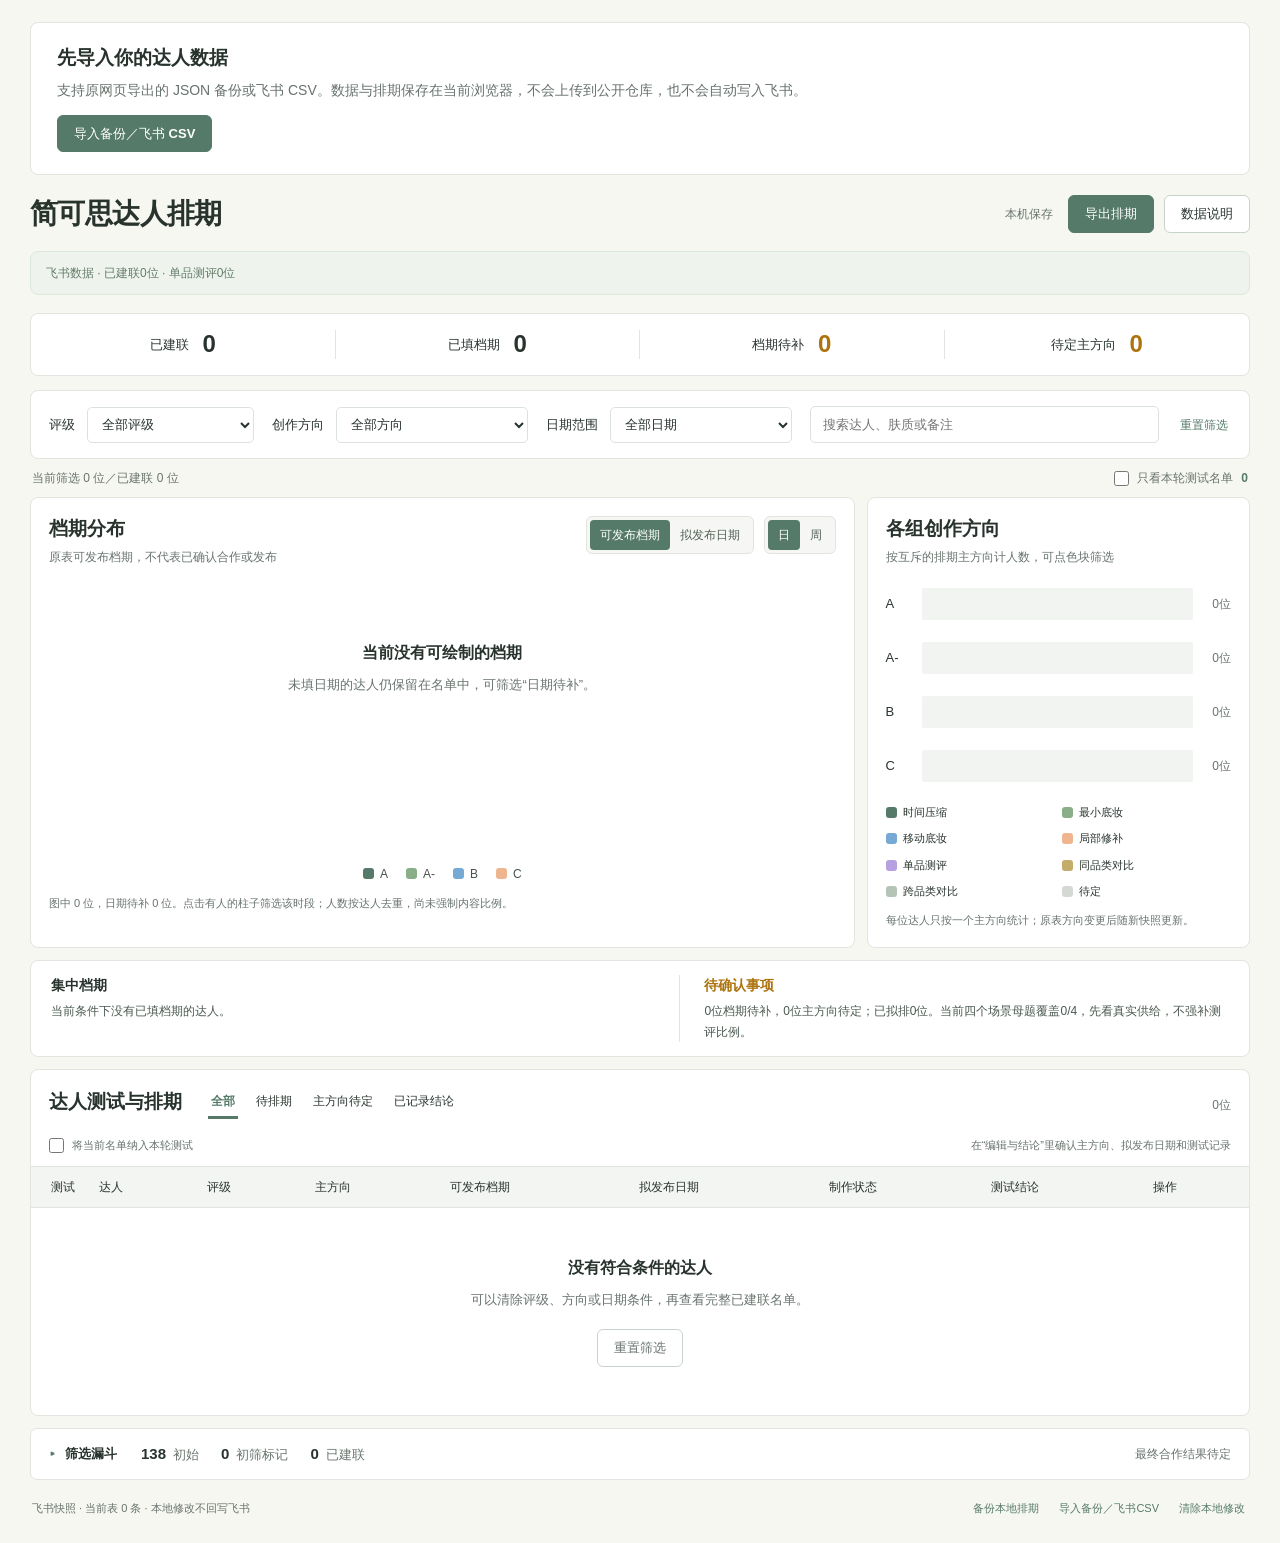
<file: index.html>
<!DOCTYPE html>
<html lang="zh-CN">
<head><meta charset="utf-8"><meta name="viewport" content="width=device-width,initial-scale=1"><meta name="color-scheme" content="light"><title>简可思达人排期</title><style>:root{--bg:#f7f7f2;--ink:#28332d;--muted:#68736d;--line:#e0e5df;--green:#557a69;--sage:#8aaf88;--blue:#76a9d4;--peach:#efb58f;--amber:#ad730e;--shadow:0 10px 32px rgba(34,52,43,.08)}*{box-sizing:border-box}body{margin:0;background:var(--bg);color:var(--ink);font-family:-apple-system,BlinkMacSystemFont,"PingFang SC","Microsoft YaHei",sans-serif;font-size:14px;line-height:1.5}button,input,select,textarea{font:inherit;color:inherit}button,select{cursor:pointer}button:focus-visible,input:focus-visible,select:focus-visible,textarea:focus-visible,summary:focus-visible{outline:3px solid #86ad9c;outline-offset:2px}button{transition:background .12s,border-color .12s}button:disabled{cursor:default;opacity:.5}.app{max-width:1740px;margin:auto;padding:22px 30px 20px}.topbar{display:flex;align-items:center;justify-content:space-between;gap:20px;margin-bottom:18px}h1{margin:0;font-size:28px;font-weight:700;letter-spacing:-.6px;line-height:1.3}h2{margin:0;font-size:19px;font-weight:650;line-height:1.4}h3{margin:0 0 5px;font-size:14px;font-weight:650}.header-actions{display:flex;align-items:center;gap:10px}.btn{border:1px solid #c9d2cb;background:white;border-radius:6px;padding:8px 16px;font-size:13px;font-weight:550;white-space:nowrap}.btn:hover{background:#edf2ed}.btn.primary{background:var(--green);border-color:var(--green);color:white}.btn.primary:hover{background:#426654}.saved{font-size:12px;color:var(--muted);margin-right:5px}.stats{display:grid;grid-template-columns:repeat(4,1fr);border:1px solid var(--line);border-radius:8px;background:#fff;padding:16px 0;margin-bottom:14px}.stats>div{display:flex;justify-content:center;align-items:center;gap:14px;border-right:1px solid var(--line)}.stats>div:last-child{border:0}.stats span{font-size:13px}.stats strong{font-size:24px;line-height:1.2;font-weight:650}.amber{color:var(--amber)}.filters{display:grid;grid-template-columns:1fr 1.25fr 1.2fr 1.7fr auto;gap:18px;padding:15px 18px;background:white;border:1px solid var(--line);border-radius:8px;align-items:center}.filters>label{display:flex;align-items:center;gap:12px;white-space:nowrap;font-size:13px}.filters select{min-width:80px;flex:1;width:100%}input,select,textarea{border:1px solid #dbe2dc;border-radius:5px;background:white;padding:8px 10px;min-height:36px;font-size:13px}input[type=checkbox]{appearance:auto;min-height:0;accent-color:var(--green);width:15px;height:15px;margin:0;flex:none}input[type=date]{min-width:133px;padding:6px 8px}.search-label input{width:100%;padding-left:12px}.text-btn{border:0;background:none;padding:6px 3px;font-size:12px;color:var(--green);white-space:nowrap}.text-btn:hover{text-decoration:underline}.custom-dates{grid-column:1/-1;display:flex;align-items:center;gap:14px;padding-top:2px}.custom-dates label{display:flex;gap:8px;align-items:center}.custom-dates[hidden]{display:none}.scope-line{display:flex;align-items:center;justify-content:space-between;gap:15px;margin:10px 2px;color:var(--muted);font-size:12px}.inline-check{display:flex;align-items:center;gap:8px;cursor:pointer}.inline-check b{color:var(--green)}.charts-grid{display:grid;grid-template-columns:minmax(0,2.15fr) minmax(340px,1fr);gap:12px}.panel{border:1px solid var(--line);background:#fff;border-radius:8px;padding:18px}.section-top{display:flex;align-items:flex-start;justify-content:space-between;gap:14px}.caption{font-size:12px;color:var(--muted);margin:5px 0 0}.chart-controls{display:flex;gap:10px;align-items:center}.segmented{display:flex;border:1px solid var(--line);background:#f6f7f5;border-radius:6px;padding:3px;white-space:nowrap}.segmented button{border:0;background:none;border-radius:4px;padding:6px 10px;font-size:12px;color:#536157}.segmented button.active{background:var(--green);color:#fff}.segmented.compact button{min-width:32px;padding:6px 8px}.chart-host{width:100%;height:285px;margin-top:10px;position:relative}.chart-host svg{display:block;width:100%;height:100%;overflow:visible}.chart-host text{font-family:inherit}.bar-hit{cursor:pointer;fill:transparent;outline:0}.bar-hit:hover,.bar-hit:focus{fill:rgba(85,122,105,.06)}.legend{display:flex;align-items:center;flex-wrap:wrap;font-size:12px;gap:10px 18px}.legend-item{display:flex;align-items:center;gap:6px;color:#46534b}.swatch{width:11px;height:11px;border-radius:3px;display:inline-block;flex:none}.grade-legend{justify-content:center;margin-top:4px}.chart-foot{margin:12px 0 0;color:var(--muted);font-size:11px;line-height:1.6}.direction-chart{margin:22px 0 15px}.direction-row{display:grid;grid-template-columns:26px 1fr 28px;gap:10px;align-items:center;margin-bottom:22px;font-size:13px}.direction-row .count{color:var(--muted);text-align:right;font-size:12px}.stacked-track{height:32px;display:flex;background:#f1f4f1;border-radius:2px;overflow:hidden}.stacked-track button{border:0;padding:0;color:white;font-size:11px;min-width:0;border-right:1px solid rgba(255,255,255,.4);white-space:nowrap;overflow:hidden}.stacked-track button:hover{filter:brightness(.93)}.stacked-track button.grey{color:#4c5650}.direction-legend{display:grid;grid-template-columns:repeat(2,minmax(0,1fr));gap:10px 8px}.direction-legend button{border:0;background:none;padding:0;text-align:left;font-size:11px;display:flex;align-items:center;gap:6px}.direction-legend button:hover{color:var(--green);text-decoration:underline}.insight-strip{display:grid;grid-template-columns:1.1fr 1fr;margin:12px 0;border:1px solid var(--line);border-radius:8px;background:white;padding:14px 20px;gap:24px}.insight-strip>div+div{border-left:1px solid var(--line);padding-left:24px}.insight-strip p{margin:0;font-size:12px;line-height:1.7;color:#4a584f}.creator-section{padding:0;overflow:hidden}.table-heading{padding:16px 18px 10px;align-items:center;justify-content:flex-start}.table-tabs{display:flex;gap:15px;margin-left:12px}.table-tabs button{border:0;border-bottom:3px solid transparent;padding:6px 3px;background:none;font-size:12px;white-space:nowrap}.table-tabs button.active{border-bottom-color:var(--green);color:var(--green);font-weight:650}.table-heading .caption{margin-left:auto;white-space:nowrap}.selection-toolbar{display:flex;align-items:center;justify-content:space-between;padding:8px 18px 12px;gap:16px;font-size:11px;color:var(--muted)}.table-scroll{overflow:auto;max-height:540px;scrollbar-width:thin}.creator-table{border-collapse:collapse;width:100%;min-width:1110px;text-align:left;font-size:12px}.creator-table th{position:sticky;top:0;z-index:2;background:#f3f5f2;padding:11px 12px;border-top:1px solid var(--line);border-bottom:1px solid var(--line);font-weight:550;white-space:nowrap}.creator-table td{border-bottom:1px solid #edf0eb;padding:10px 12px;vertical-align:middle}.creator-table tbody tr:hover:not(.group-row){background:#fafcf9}.creator-table .check-col{width:46px;padding-left:20px}.creator-table td:first-child{padding-left:20px}.creator-table .name{max-width:180px;min-width:135px}.name a{display:block;color:var(--ink);text-decoration:none;font-weight:550;max-width:190px;overflow:hidden;text-overflow:ellipsis;white-space:nowrap}.name a:hover{color:var(--green);text-decoration:underline}.name small{display:block;color:var(--muted);font-size:10px;margin-top:3px}.tag{font-size:11px;border-radius:4px;display:inline-block;padding:3px 8px;white-space:nowrap}.tag.grade-A{background:#dceadf;color:#315b43}.tag.grade-Aminus{background:#e7efdc;color:#5b7350}.tag.grade-B{background:#e4eef8;color:#426e95}.tag.grade-C{background:#f9eadf;color:#a36e43}.tag.wait{background:#fff4d9;color:#a37524}.tag.neutral{background:#edf0ed;color:#65736a}.tag.positive{background:#e2eee4;color:#436a4b}.tag.retest{background:#fff0db;color:#9b6a24}.tag.negative{background:#f8e6e0;color:#a75f49}.date-cell{white-space:nowrap;color:#526157}.plan-input{font-size:12px!important;min-height:31px!important;width:137px}.group-row td{background:#f4f7f3;font-size:11px;color:#69746b;padding:7px 18px!important}.group-row strong{color:#3c5244;font-weight:650;margin-right:12px}.actions{white-space:nowrap}.actions button{border:0;background:none;padding:4px 0;color:var(--green);font-size:12px}.actions button:hover{text-decoration:underline}.empty-state{padding:48px 20px;text-align:center;color:var(--muted)}.empty-state strong{color:var(--ink);font-size:16px}.empty-state p{font-size:13px;margin:10px 0 20px}.empty-state[hidden]{display:none}.funnel{margin-top:12px;border:1px solid var(--line);border-radius:7px;background:white}.funnel summary{list-style:none;display:flex;align-items:center;gap:24px;padding:14px 18px;cursor:pointer;font-size:13px}.funnel summary::-webkit-details-marker{display:none}.funnel summary strong::before{content:'▸';display:inline-block;margin-right:9px;color:var(--green)}.funnel[open] summary strong::before{content:'▾'}.funnel summary .caption{margin-left:auto;margin-top:0}.funnel summary span b{font-size:15px;color:var(--ink);margin:0 7px 0 0}.funnel-summary-item{margin-right:22px;color:#6a756e}.funnel-body{padding:6px 22px 20px}.funnel-step{display:grid;grid-template-columns:130px 1fr 60px;align-items:center;gap:12px;margin:13px 0;font-size:12px}.funnel-track{height:18px;background:#f0f3ef;border-radius:2px}.funnel-track>div{height:100%;background:var(--green);border-radius:2px}.funnel-step em{text-align:right;font-style:normal}.funnel-note{font-size:12px;color:var(--muted);margin:16px 0 0;line-height:1.8}.footer{display:flex;justify-content:space-between;align-items:center;gap:14px;margin:14px 2px 0;color:var(--muted);font-size:11px}.footer>div{display:flex;gap:14px}.footer .text-btn{font-size:11px}.tooltip{position:fixed;z-index:30;pointer-events:none;background:white;padding:12px 14px;min-width:160px;max-width:300px;border:1px solid var(--line);border-radius:7px;box-shadow:var(--shadow);font-size:12px;line-height:1.8}.tooltip .tooltip-title{font-weight:650;margin-bottom:5px}.tooltip .tooltip-row{display:flex;align-items:center;gap:8px}.tooltip .tooltip-row b{margin-left:auto;padding-left:20px}.tooltip .tooltip-names{font-size:11px;color:var(--muted);border-top:1px solid var(--line);padding-top:7px;margin-top:7px}.tooltip[hidden]{display:none}dialog{border:1px solid var(--line);border-radius:10px;padding:0;color:var(--ink);box-shadow:0 20px 70px rgba(34,52,43,.18);max-height:92vh}dialog::backdrop{background:rgba(34,46,39,.28)}dialog.editor{width:min(640px,95vw)}dialog.info-dialog{width:min(740px,95vw)}.dialog-head{display:flex;justify-content:space-between;align-items:center;gap:20px;border-bottom:1px solid var(--line);padding:19px 24px}.dialog-head .caption{margin:0 0 3px}.dialog-head h2{font-size:21px}.icon-btn{width:32px;height:32px;border:0;background:#f0f3ef;border-radius:50%;font-size:24px;line-height:1;display:flex;align-items:center;justify-content:center}.editor-content{padding:20px 24px;display:grid;gap:16px;max-height:70vh;overflow:auto}.source-record{background:#f5f7f3;border-radius:6px;padding:12px;font-size:12px;line-height:1.8;color:#617066}.source-record b{color:#3c5143}.source-record a{color:var(--green)}.editor-content>label:not(.inline-check),.form-grid>label{display:grid;gap:6px;font-size:12px;font-weight:550}.form-grid{display:grid;grid-template-columns:1fr 1fr;gap:16px}.form-grid select,.form-grid input{width:100%}.editor-content textarea{resize:vertical;min-width:0;width:100%;font-weight:400;line-height:1.6}.form-warning{padding:10px 12px;background:#fff6df;border-radius:5px;color:#926c28;font-size:12px;margin:0}.form-warning[hidden]{display:none}.dialog-actions{display:flex;justify-content:flex-end;gap:10px;padding:14px 24px;border-top:1px solid var(--line);background:#fbfcfa}.info-content{padding:20px 26px;max-height:70vh;overflow:auto;font-size:13px;line-height:1.9}.info-content h3{font-size:15px;color:var(--ink);margin:18px 0 7px}.info-content h3:first-child{margin-top:0}.info-content p{margin:8px 0}.info-content a{color:var(--green)}.info-content label{display:flex;gap:12px;align-items:center}.info-content input{max-width:120px}.toast{position:fixed;bottom:25px;left:50%;transform:translateX(-50%);z-index:100;background:#283d31;color:white;border-radius:7px;padding:12px 20px;box-shadow:var(--shadow);font-size:13px;max-width:90vw}.toast[hidden]{display:none}.sr-only{position:absolute;width:1px;height:1px;padding:0;margin:-1px;overflow:hidden;clip:rect(0,0,0,0);white-space:nowrap;border:0}@media(min-width:1600px){.chart-host{height:310px}}@media(max-width:1220px){.app{padding:20px}.charts-grid{grid-template-columns:minmax(0,1.8fr) minmax(300px,1fr)}.filters{gap:10px;grid-template-columns:1fr 1.2fr 1.1fr 1.4fr auto}.filters>label{gap:7px}.section-top{flex-wrap:wrap}.chart-controls{gap:7px}.segmented button{padding:6px 8px}.table-heading .caption{margin-left:0}.direction-legend{gap:8px}.insight-strip{grid-template-columns:1fr 1fr}}@media(max-width:900px){.charts-grid{grid-template-columns:1fr}.direction-chart{display:grid;grid-template-columns:1fr 1fr;gap:12px 24px;margin:20px 0}.direction-row{margin:0}.direction-legend{grid-template-columns:repeat(4,1fr)}.filters{grid-template-columns:1fr 1fr}.filters .search-label{grid-column:1/2}.filters>button{grid-column:2/3;justify-self:end}.chart-host{height:300px}.creator-table{min-width:1050px}.funnel summary{gap:12px;flex-wrap:wrap}.funnel summary .caption{margin-left:0}.footer{align-items:flex-start;flex-direction:column}.selection-toolbar{flex-wrap:wrap}.table-heading{flex-wrap:wrap}.table-heading .caption{margin-left:auto}}@media(max-width:560px){.app{padding:16px 12px}.topbar{gap:10px;margin-bottom:14px;align-items:flex-start}h1{font-size:23px;white-space:nowrap}.header-actions{gap:6px}.header-actions .saved{display:none}.btn{padding:7px 10px;font-size:12px}.stats{padding:14px 0;gap:13px 0;grid-template-columns:1fr 1fr}.stats>div{gap:10px}.stats>div:nth-child(2){border:0}.stats strong{font-size:22px}.filters{padding:12px;gap:12px}.filters>label{flex-direction:column;align-items:flex-start;gap:5px}.filters select{width:100%}.filters .search-label{grid-column:1/-1}.filters>button{grid-column:1/-1;justify-self:end;margin-top:-5px}.scope-line{align-items:flex-start;gap:8px;flex-direction:column}.panel{padding:15px}.charts-grid{gap:10px}h2{font-size:18px}.section-top{gap:12px}.chart-controls{width:100%;justify-content:space-between}.chart-host{height:265px}.direction-chart{grid-template-columns:1fr;gap:16px}.direction-legend{grid-template-columns:repeat(2,1fr)}.direction-row{grid-template-columns:26px 1fr 28px}.insight-strip{grid-template-columns:1fr;padding:14px 16px;gap:12px}.insight-strip>div+div{padding:12px 0 0;border-left:0;border-top:1px solid var(--line)}.creator-section{padding:0}.table-heading{padding:14px}.table-tabs{order:3;margin:0;gap:12px;width:100%;overflow:auto}.table-heading .caption{margin-left:auto}.selection-toolbar{padding:8px 14px;font-size:11px}.table-scroll{max-height:520px}.funnel summary{padding:13px;gap:8px}.funnel-summary-item{margin-right:12px}.funnel summary .caption{width:100%;padding-left:18px}.funnel-step{grid-template-columns:88px 1fr 42px;gap:8px;font-size:11px}.funnel-body{padding:2px 14px 16px}.footer>div{gap:12px;flex-wrap:wrap}.form-grid{grid-template-columns:1fr}.editor-content{padding:18px}.dialog-head{padding:16px 18px}.dialog-actions{padding:13px 18px}.custom-dates{flex-wrap:wrap}.tooltip{max-width:240px}.creator-table td{padding-top:11px;padding-bottom:11px}}@media(prefers-reduced-motion:reduce){*{transition:none!important}}@media print{.header-actions,.filters,.scope-line,.footer,.actions,.selection-toolbar,.table-tabs,.check-col{display:none!important}.app{padding:0;max-width:none}.table-scroll{max-height:none;overflow:visible}.charts-grid{grid-template-columns:2fr 1fr}.panel{break-inside:avoid}.funnel{break-inside:avoid}body{background:white}}

.source-update-note{font-size:12px;line-height:1.7;color:#647c6a;background:#eef4ed;border:1px solid #dce7db;border-radius:8px;padding:11px 15px;margin:0 0 18px}
</style></head>
<body>
<main class="app">
<section id="importWelcome" class="panel" style="padding:22px 26px;margin-bottom:20px"><h2 style="margin:0 0 8px">先导入你的达人数据</h2><p style="margin:0 0 14px;color:#68736d">支持原网页导出的 JSON 备份或飞书 CSV。数据与排期保存在当前浏览器，不会上传到公开仓库，也不会自动写入飞书。</p><button id="importTop" class="btn primary">导入备份／飞书 CSV</button></section>
 <header class="topbar"><h1>简可思达人排期</h1><div class="header-actions"><span id="saveState" class="saved">本机保存</span><button id="exportCsv" class="btn primary">导出排期</button><button id="showInfo" class="btn">数据说明</button></div></header>
 <p id="sourceUpdateNote" class="source-update-note" role="status"></p>
 <section class="stats" aria-label="当前筛选统计"><div><span>已建联</span><strong id="statCount">0</strong></div><div><span>已填档期</span><strong id="statDated">0</strong></div><div><span>档期待补</span><strong id="statUndated" class="amber">0</strong></div><div><span>待定主方向</span><strong id="statPending" class="amber">0</strong></div></section>
 <section class="filters" aria-label="筛选达人">
  <label>评级<select id="gradeFilter"><option value="">全部评级</option><option>A</option><option>A-</option><option>B</option><option>C</option></select></label>
  <label>创作方向<select id="directionFilter"><option value="">全部方向</option></select></label>
  <label>日期范围<select id="datePreset"><option value="all">全部日期</option><option value="week1">10/19—10/25</option><option value="week2">10/26—11/01</option><option value="week3">11/02—11/08</option><option value="week4">11/09—11/15</option><option value="week5">11/16—11/22</option><option value="undated">档期待补</option><option value="custom">自定义范围</option></select></label>
  <label class="search-label"><span class="sr-only">搜索达人</span><input id="search" type="search" placeholder="搜索达人、肤质或备注" autocomplete="off"></label>
  <button id="resetFilters" class="text-btn">重置筛选</button>
  <div id="customDates" class="custom-dates" hidden><label>开始<input id="dateFrom" type="date"></label><span>至</span><label>结束<input id="dateTo" type="date"></label></div>
 </section>
 <div class="scope-line"><span id="filterSummary">尚未导入达人数据</span><label class="inline-check"><input id="selectedOnly" type="checkbox">只看本轮测试名单 <b id="selectedCount">0</b></label></div>
 <section class="charts-grid">
  <article class="panel histogram-panel"><div class="section-top"><div><h2>档期分布</h2><p id="chartCaption" class="caption">原表可发布档期，不代表已确认合作或发布</p></div><div class="chart-controls"><div class="segmented" aria-label="日期口径"><button class="active" id="modeAvailability" aria-pressed="true">可发布档期</button><button id="modePlanned" aria-pressed="false">拟发布日期</button></div><div class="segmented compact" aria-label="统计粒度"><button id="byDay" class="active" aria-pressed="true">日</button><button id="byWeek" aria-pressed="false">周</button></div></div></div><div id="histogram" class="chart-host" aria-live="polite"></div><div class="legend grade-legend" id="gradeLegend"></div><p class="chart-foot" id="chartFoot"></p></article>
  <article class="panel direction-panel"><div class="section-top"><h2>各组创作方向</h2></div><p class="caption">按互斥的排期主方向计人数，可点色块筛选</p><div id="directionChart" class="direction-chart"></div><div id="directionLegend" class="legend direction-legend"></div><p class="chart-foot">每位达人只按一个主方向统计；原表方向变更后随新快照更新。</p></article>
 </section>
 <section class="insight-strip" aria-label="当前排期观察"><div><h3>集中档期</h3><p id="peakInsight"></p></div><div><h3 class="amber">待确认事项</h3><p id="pendingInsight"></p></div></section>
 <section class="panel creator-section"><div class="section-top table-heading"><h2>达人测试与排期</h2><div class="table-tabs" aria-label="排期状态筛选"><button data-tab="all" class="active">全部</button><button data-tab="unplanned">待排期</button><button data-tab="pending">主方向待定</button><button data-tab="results">已记录结论</button></div><span id="listCount" class="caption"></span></div><div id="selectionToolbar" class="selection-toolbar"><label class="inline-check"><input type="checkbox" id="selectVisible">将当前名单纳入本轮测试</label><span>在“编辑与结论”里确认主方向、拟发布日期和测试记录</span></div><div class="table-scroll"><table class="creator-table"><thead><tr><th class="check-col">测试</th><th>达人</th><th>评级</th><th>主方向</th><th>可发布档期</th><th>拟发布日期</th><th>制作状态</th><th>测试结论</th><th>操作</th></tr></thead><tbody id="creatorBody"></tbody></table></div><div id="tableEmpty" class="empty-state" hidden><strong>没有符合条件的达人</strong><p>可以清除评级、方向或日期条件，再查看完整已建联名单。</p><button class="btn" id="emptyReset">重置筛选</button></div></section>
 <details id="funnelDetails" class="funnel"><summary><strong>筛选漏斗</strong><span id="funnelSummary"></span><span class="caption">最终合作结果待定</span></summary><div class="funnel-body" id="funnelBody"></div></details>
 <footer class="footer"><span id="sourceStatus"></span><div><button class="text-btn" id="backup">备份本地排期</button><button class="text-btn" id="importData">导入备份／飞书CSV</button><button class="text-btn" id="clearLocal">清除本地修改</button></div></footer>
</main>
<dialog id="editor" class="editor"><form id="editorForm"><header class="dialog-head"><div><p class="caption">达人测试与排期</p><h2 id="editorName"></h2></div><button type="button" class="icon-btn" data-close="editor" aria-label="关闭编辑">×</button></header><div class="editor-content"><div id="sourceRecord" class="source-record"></div><label class="inline-check"><input id="editSelected" type="checkbox">纳入本轮测试名单</label><div class="form-grid"><label>排期主方向<select id="editPrimary"></select></label><label>拟发布日期<input id="editPlanned" type="date"></label><label>制作状态<select id="editProduction"></select></label><label>测试结论状态<select id="editOutcome"></select></label></div><p id="editorWarning" class="form-warning" hidden></p><label>本篇要验证什么<textarea id="editHypothesis" rows="3" placeholder="例如：早八人群是否认可少步骤上妆；不预设测试结果"></textarea></label><label>实际结果与下一步<textarea id="editConclusion" rows="4" placeholder="发布后填写观察、数据口径与评论反馈。未测试时保持空白。"></textarea></label><label>排期／沟通备注<textarea id="editNote" rows="2" placeholder="例如：待达人确认日期；已有成片只能调整封面"></textarea></label><p class="caption">记录保存在当前浏览器，不会回写飞书。分享给同事前可导出备份。</p></div><footer class="dialog-actions"><button type="button" class="btn" data-close="editor">取消</button><button class="btn primary" type="submit">保存本地排期</button></footer></form></dialog>
<dialog id="info" class="info-dialog"><header class="dialog-head"><h2>数据说明</h2><button class="icon-btn" data-close="info" aria-label="关闭数据说明">×</button></header><div id="infoContent" class="info-content"></div><footer class="dialog-actions"><button class="btn" data-close="info">知道了</button></footer></dialog>
<div id="tooltip" class="tooltip" hidden></div><div id="toast" class="toast" role="status" hidden></div><input type="file" id="fileInput" accept=".csv,.json" hidden>
<script>const SEED={"version":1,"sourceTitle":"用户导入的飞书数据","sourceUrl":"","snapshotDate":"","sourceRevision":"public-template-v1","initialCount":138,"dateMeaning":"可发布档期","records":[]};
'use strict';
const $=id=>document.getElementById(id);
const KEY='jaecose-planner-pages-v1';
const GRADES=['A','A-','B','C'];
const DIRS=['时间压缩','最小底妆','移动底妆','局部修补','单品测评','同品类对比','跨品类对比','待定'];
const GCOL={'A':'#557a69','A-':'#8aaf88','B':'#76a9d4','C':'#efb58f'};
const DCOL={'时间压缩':'#557a69','最小底妆':'#8aaf88','移动底妆':'#76a9d4','局部修补':'#efb58f','单品测评':'#b6a0df','同品类对比':'#c4ac6a','跨品类对比':'#b4c4b7','待定':'#d4d9d3'};
const PRODUCTION=['待确认','待脚本','待拍摄','已拍待初稿','待修改','待发布','已发布'];
const OUTCOMES=['待测试','已发布待观察','有初步信号','需要复测','本次不适配'];
const esc=x=>String(x??'').replace(/[&<>"']/g,c=>({'&':'&amp;','<':'&lt;','>':'&gt;','"':'&quot;',"'":'&#39;'}[c]));
const own=(o,k)=>Object.prototype.hasOwnProperty.call(o,k);
const iso=d=>d.toISOString().slice(0,10);
const parseDate=s=>/^\d{4}-\d{2}-\d{2}$/.test(s||'')?new Date(`${s}T00:00:00Z`):null;
const addDays=(s,n)=>{const d=parseDate(s);d.setUTCDate(d.getUTCDate()+n);return iso(d)};
const monday=s=>{const d=parseDate(s);d.setUTCDate(d.getUTCDate()-((d.getUTCDay()+6)%7));return iso(d)};
const short=s=>s?`${String(Number(s.slice(5,7))).padStart(2,'0')}/${s.slice(8,10)}`:'待确认';
const pct=(n,d)=>d?`${Math.round(n/d*100)}%`:'0%';
const gradeClass=g=>g==='A-'?'Aminus':g;
function safeUrl(s){try{const u=new URL(s);return u.protocol==='https:'?u.href:''}catch{return ''}}
let dataset=structuredClone(SEED),patches={},storageOk=true,editingId=null,toastTimer,sourceMigrated=false;
const state={grade:'',direction:'',datePreset:'all',from:'',to:'',search:'',selectedOnly:false,tab:'all',dateMode:'availability',grain:'day',buckets:[]};
function mergePatches(input,oldRecords,newRecords){
 const oldById=new Map((oldRecords||[]).map(r=>[r.id,r])),newById=new Map(newRecords.map(r=>[r.id,r]));
 const newByName=new Map(newRecords.map(r=>[r.name.trim(),r]));const merged={};
 for(const [id,p]of Object.entries(input||{})){
  const before=oldById.get(id),after=newById.get(id)||(before&&newByName.get(before.name.trim()));
  if(!after||!p||typeof p!=='object')continue;const next={...p};
  if(before&&(before.sourcePrimary!==after.sourcePrimary||JSON.stringify([...(before.directions||[])].sort())!==JSON.stringify([...(after.directions||[])].sort())||(after.primaryReviewed&&!before.primaryReviewed)))delete next.primary;
  merged[after.id]=next;
 }
 return cleanPatches(merged,newRecords);
}
function restoreBackup(parsed){
 const incoming=parsed.dataset,keepCurrent=(dataset.snapshotDate||'')>(incoming.snapshotDate||'');
 const target=keepCurrent?dataset:incoming;
 patches=mergePatches(parsed.patches,incoming.records,target.records);
 dataset={...target,initialCount:incoming.initialCount||target.initialCount};
 return keepCurrent;
}
try{
 const saved=JSON.parse(localStorage.getItem(KEY)||'null');
 if(saved?.version===1&&saved.dataset?.records?.length){
  const currentRevision=SEED.sourceRevision||SEED.snapshotDate;
  if(saved.embeddedRevision!==currentRevision&&(SEED.snapshotDate||'')>=(saved.dataset.snapshotDate||'')){
   dataset={...structuredClone(SEED),initialCount:saved.dataset.initialCount||SEED.initialCount};
   patches=mergePatches(saved.patches,saved.dataset.records,dataset.records);sourceMigrated=true;
  }else{dataset=saved.dataset;patches=cleanPatches(saved.patches,dataset.records)}
 }
}catch{storageOk=false}
function effective(r){const p=patches[r.id]||{};return {...r,primary:own(p,'primary')?p.primary:r.sourcePrimary,planned:p.planned||'',production:p.production||'待确认',outcome:p.outcome||'待测试',hypothesis:p.hypothesis||'',conclusion:p.conclusion||'',note:p.note||'',selected:!!p.selected}}
function connected(){return dataset.records.filter(r=>r.contact==='已建联').map(effective)}
function fieldDate(r){return state.dateMode==='availability'?r.availability:r.planned}
function dateRange(){if(state.datePreset.startsWith('week:')){const from=state.datePreset.slice(5);return {from,to:addDays(from,6)}}return {from:state.from,to:state.to}}
function filtered(){const range=dateRange();return connected().filter(r=>{
 if(state.grade&&r.grade!==state.grade)return false;
 if(state.direction&&r.primary!==state.direction)return false;
 if(state.selectedOnly&&!r.selected)return false;
 const query=state.search.trim().toLowerCase();if(query&&!`${r.name} ${r.skin} ${r.tone} ${r.memo} ${r.primary} ${r.note}`.toLowerCase().includes(query))return false;
 const d=fieldDate(r);if(state.datePreset==='undated')return !d;
 if(state.datePreset==='custom'||state.datePreset.startsWith('week:')){if(!d)return false;if(range.from&&d<range.from)return false;if(range.to&&d>range.to)return false}
 return true;
})}
function tableRows(){return filtered().filter(r=>state.tab==='unplanned'?!r.planned:state.tab==='pending'?r.primary==='待定':state.tab==='results'?!!r.conclusion||!['待测试','已发布待观察'].includes(r.outcome):true).sort((a,b)=>GRADES.indexOf(a.grade)-GRADES.indexOf(b.grade)||(a.availability||'9999').localeCompare(b.availability||'9999')||a.name.localeCompare(b.name,'zh-CN'))}
function save(message){try{localStorage.setItem(KEY,JSON.stringify({version:1,dataset,patches,embeddedRevision:SEED.sourceRevision||SEED.snapshotDate,savedAt:new Date().toISOString()}));storageOk=true;$('saveState').textContent='已保存到本地'}catch{storageOk=false;$('saveState').textContent='请导出备份';toast('浏览器未允许持久保存，请导出排期备份。')}if(message)toast(message)}
function updatePatch(id,next,message){patches[id]={...(patches[id]||{}),...next};save(message);render()}
function toast(message){$('toast').textContent=message;$('toast').hidden=false;clearTimeout(toastTimer);toastTimer=setTimeout(()=>{$('toast').hidden=true},3600)}
function installOptions(){
 $('directionFilter').innerHTML='<option value="">全部方向</option>'+DIRS.map(d=>`<option>${esc(d)}</option>`).join('');
 const weeks=[...new Set(connected().filter(r=>r.availability).map(r=>monday(r.availability)))].sort();
 $('datePreset').innerHTML='<option value="all">全部日期</option>'+weeks.map(w=>`<option value="week:${w}">${short(w)}—${short(addDays(w,6))}</option>`).join('')+'<option value="undated">日期待补</option><option value="custom">自定义范围</option>';
 $('editPrimary').innerHTML=DIRS.map(x=>`<option>${esc(x)}</option>`).join('');
 $('editProduction').innerHTML=PRODUCTION.map(x=>`<option>${esc(x)}</option>`).join('');
 $('editOutcome').innerHTML=OUTCOMES.map(x=>`<option>${esc(x)}</option>`).join('');
 $('gradeLegend').innerHTML=GRADES.map(g=>`<span class="legend-item"><i class="swatch" style="background:${GCOL[g]}"></i>${esc(g)}</span>`).join('');
 $('directionLegend').innerHTML=DIRS.map(d=>`<button data-direction="${esc(d)}"><i class="swatch" style="background:${DCOL[d]}"></i>${esc(d)}</button>`).join('');
}
function render(){
 $("importWelcome").hidden=dataset.records.length>0;
 const rows=filtered(),all=connected();
 const sourceNote=$('sourceUpdateNote');
 if(sourceNote){const extra=all.filter(r=>r.sourcePrimaryNote).map(r=>`${r.name}：${r.sourcePrimaryNote}`).join('；');sourceNote.textContent=`飞书数据 ${dataset.snapshotDate} · 已建联${all.length}位 · 单品测评${all.filter(r=>r.primary==='单品测评').length}位${extra?`。${extra}`:''}`;}
 $('statCount').textContent=rows.length;$('statDated').textContent=rows.filter(r=>r.availability).length;$('statUndated').textContent=rows.filter(r=>!r.availability).length;$('statPending').textContent=rows.filter(r=>r.primary==='待定').length;
 $('selectedCount').textContent=all.filter(r=>r.selected).length;
 $('filterSummary').textContent=`当前筛选 ${rows.length} 位／已建联 ${all.length} 位${state.dateMode==='planned'?' · 日期筛选按拟发布日期':''}`;
 $('gradeFilter').value=state.grade;$('directionFilter').value=state.direction;$('datePreset').value=state.datePreset;$('search').value=state.search;$('selectedOnly').checked=state.selectedOnly;
 $('customDates').hidden=state.datePreset!=='custom';$('dateFrom').value=state.from;$('dateTo').value=state.to;
 [['modeAvailability',state.dateMode==='availability'],['modePlanned',state.dateMode==='planned'],['byDay',state.grain==='day'],['byWeek',state.grain==='week']].forEach(([id,active])=>{$(id).classList.toggle('active',active);$(id).setAttribute('aria-pressed',String(active))});
 document.querySelectorAll('[data-tab]').forEach(el=>el.classList.toggle('active',el.dataset.tab===state.tab));
 $('chartCaption').textContent=state.dateMode==='availability'?'原表可发布档期，不代表已确认合作或发布':'本地拟排日期，不代表达人已确认';
 drawHistogram(rows);drawDirections(rows);drawInsights(rows);drawTable();drawFunnel();
 $('sourceStatus').textContent=`飞书快照 ${dataset.snapshotDate} · 当前表 ${dataset.records.length} 条 · 本地修改不回写飞书`;
 if(!storageOk)$('saveState').textContent='请导出备份';
}
function makeBuckets(rows){
 const dated=rows.filter(r=>fieldDate(r));const map=new Map();
 for(const r of dated){const day=fieldDate(r);const key=state.grain==='week'?monday(day):day;if(!map.has(key))map.set(key,{key,end:state.grain==='week'?addDays(key,6):key,rows:[],counts:Object.fromEntries(GRADES.map(g=>[g,0]))});const b=map.get(key);b.rows.push(r);if(own(b.counts,r.grade))b.counts[r.grade]++}
 let start,end;const range=dateRange();
 if((state.datePreset==='custom'||state.datePreset.startsWith('week:'))&&range.from&&range.to){start=range.from;end=range.to}else{const dates=dated.map(fieldDate).sort();start=dates[0];end=dates.at(-1)}
 if(!start||!end)return [];
 if(state.grain==='week'){start=monday(start);end=monday(end)}
 const result=[];for(let d=start,n=0;d<=end&&n<400;d=addDays(d,state.grain==='week'?7:1),n++){result.push(map.get(d)||{key:d,end:state.grain==='week'?addDays(d,6):d,rows:[],counts:Object.fromEntries(GRADES.map(g=>[g,0]))})}
 return result;
}
function drawHistogram(rows){
 const host=$('histogram'),W=Math.max(300,host.clientWidth),H=host.clientHeight||285;
 const buckets=makeBuckets(rows);state.buckets=buckets;
 const known=rows.filter(r=>fieldDate(r)).length;
 $('chartFoot').textContent=`图中 ${known} 位，日期待补 ${rows.length-known} 位。点击有人的柱子筛选该时段；人数按达人去重，尚未强制内容比例。`;
 if(!buckets.length){host.innerHTML=`<div class="empty-state" style="padding:65px 12px"><strong>${state.dateMode==='planned'?'尚未安排拟发布日期':'当前没有可绘制的档期'}</strong><p>${state.dateMode==='planned'?'在下方名单填写日期后，查看发布是否集中。':'未填日期的达人仍保留在名单中，可筛选“日期待补”。'}</p></div>`;return}
 const L=32,R=9,T=23,B=44,iw=W-L-R,ih=H-T-B,max=Math.max(1,...buckets.map(b=>b.rows.length)),step=max<=5?1:max<=10?2:Math.ceil(max/5),top=Math.ceil(max/step)*step;
 let svg=`<svg viewBox="0 0 ${W} ${H}" role="img" aria-label="${state.dateMode==='availability'?'可发布档期':'拟发布日期'}人数柱状分布"><text x="0" y="12" font-size="11" fill="#68736d">人数</text>`;
 for(let y=0;y<=top;y+=step){const py=T+ih-y/top*ih;svg+=`<line x1="${L}" x2="${W-R}" y1="${py}" y2="${py}" stroke="#e1e6e0" stroke-dasharray="3 3"/><text x="${L-9}" y="${py+4}" text-anchor="end" font-size="10" fill="#778177">${y}</text>`}
 const slot=iw/buckets.length,bw=Math.min(state.grain==='week'?76:32,slot*.73),labelEvery=Math.max(1,Math.ceil(buckets.length/(W<480?6:12)));
 buckets.forEach((b,i)=>{
  const x=L+slot*i+(slot-bw)/2;let bottom=T+ih;
  GRADES.forEach(g=>{const value=b.counts[g],height=value/top*ih;if(value){bottom-=height;svg+=`<rect x="${x}" y="${bottom}" width="${bw}" height="${height+.2}" fill="${GCOL[g]}"/>`}});
  if(b.rows.length)svg+=`<text x="${x+bw/2}" y="${bottom-6}" text-anchor="middle" font-size="10" fill="#607167">${b.rows.length}</text><rect class="bar-hit" data-bucket="${i}" x="${L+slot*i}" y="${T}" width="${slot}" height="${ih+2}" role="button" tabindex="0" aria-label="${b.key}${state.grain==='week'?'起的一周':''}，${b.rows.length}位达人，点击筛选"><title>${esc(b.key)}：${b.rows.length}位</title></rect>`;
  if(i%labelEvery===0||i===buckets.length-1)svg+=`<text x="${x+bw/2}" y="${T+ih+20}" text-anchor="middle" font-size="${W<480?9:10}" fill="#68736d">${short(b.key)}</text>`;
 });
 svg+=`<line x1="${L}" x2="${W-R}" y1="${T+ih}" y2="${T+ih}" stroke="#cdd6cd"/></svg>`;host.innerHTML=svg;
}
function drawDirections(rows){
 $('directionChart').innerHTML=GRADES.map(g=>{const group=rows.filter(r=>r.grade===g);const segments=DIRS.map(d=>{const n=group.filter(r=>r.primary===d).length;if(!n)return '';const share=n/group.length*100;return `<button class="${d==='待定'?'grey':''}" data-matrix-grade="${g}" data-matrix-direction="${esc(d)}" style="width:${share}%;background:${DCOL[d]}" title="${esc(g)}组 · ${esc(d)}：${n}/${group.length}位（${pct(n,group.length)}）" aria-label="筛选${esc(g)}组${esc(d)}，${n}位">${share>=16?pct(n,group.length):''}</button>`}).join('');return `<div class="direction-row"><span>${g}</span><div class="stacked-track">${segments}</div><span class="count">${group.length}位</span></div>`}).join('');
}
function drawInsights(rows){
 const dated=rows.filter(r=>fieldDate(r)),daily={};dated.forEach(r=>{const d=fieldDate(r);daily[d]=(daily[d]||0)+1});
 const peaks=Object.entries(daily).sort((a,b)=>b[1]-a[1]||a[0].localeCompare(b[0]));
 $('peakInsight').textContent=peaks.length?`${state.dateMode==='availability'?'可发布档期':'拟发布日期'}最集中：${peaks.slice(0,3).map(([d,n])=>`${short(d)} ${n}位`).join('，')}。最高单日占已填该日期人数的${pct(peaks[0][1],dated.length)}。`:state.dateMode==='planned'?'尚未填写拟发布日期。先排日期，再检查是否扎堆。':'当前条件下没有已填档期的达人。';
 const missing=rows.filter(r=>!r.availability).length,pending=rows.filter(r=>r.primary==='待定').length,planned=rows.filter(r=>r.planned).length;
 const scene=rows.filter(r=>['时间压缩','最小底妆','移动底妆','局部修补'].includes(r.primary));
 const covered=new Set(scene.map(r=>r.primary));
 $('pendingInsight').textContent=`${missing}位档期待补，${pending}位主方向待定；已拟排${planned}位。当前四个场景母题覆盖${covered.size}/4，先看真实供给，不强补测评比例。`;
}
function drawTable(){
 const rows=tableRows(),base=filtered();$('listCount').textContent=`${rows.length}位${rows.length!==base.length?`／当前条件${base.length}位`:''}`;
 $('tableEmpty').hidden=rows.length>0;
 let html='';let lastGrade='';
 for(const r of rows){
  if(r.grade!==lastGrade){lastGrade=r.grade;const g=rows.filter(x=>x.grade===r.grade);html+=`<tr class="group-row"><td colspan="9"><strong>${esc(r.grade)}组 · ${g.length}位</strong>待排期 ${g.filter(x=>!x.planned).length}位 · 主方向待定 ${g.filter(x=>x.primary==='待定').length}位</td></tr>`}
  const url=safeUrl(r.url),outcomeClass=r.outcome==='有初步信号'?'positive':r.outcome==='需要复测'?'retest':r.outcome==='本次不适配'?'negative':'wait';
  html+=`<tr data-record="${esc(r.id)}"><td><input type="checkbox" data-select="${esc(r.id)}" ${r.selected?'checked':''} aria-label="将${esc(r.name)}纳入本轮测试"></td><td class="name">${url?`<a href="${esc(url)}" target="_blank" rel="noopener noreferrer" title="打开${esc(r.name)}蒲公英主页">${esc(r.name)}</a>`:`<strong>${esc(r.name)}</strong>`}<small>${esc([r.skin,r.tone].filter(Boolean).join(' · ')||'肤质／肤色待补')}</small></td><td><span class="tag grade-${gradeClass(r.grade)}">${esc(r.grade)}</span></td><td>${r.primary==='待定'?'<span class="tag wait">待定</span>':esc(r.primary)}${r.directions.length>1?`<small style="display:block;color:#7c867f;font-size:10px;margin-top:3px" title="${esc(r.directions.join('、'))}">${esc(r.sourcePrimaryNote||"原表多方向")}</small>`:''}</td><td class="date-cell">${r.availability?`${short(r.availability)}<small style="color:#9aa39c;margin-left:3px">${esc(r.availability.slice(0,4))}</small>`:'<span class="amber">待确认</span>'}</td><td><input class="plan-input" data-plan="${esc(r.id)}" type="date" value="${esc(r.planned)}" aria-label="${esc(r.name)}拟发布日期"></td><td><span class="tag neutral">${esc(r.production)}</span></td><td><span class="tag ${outcomeClass}">${esc(r.outcome)}</span>${r.conclusion?'<small style="display:block;color:#7b8b7d;font-size:10px;margin-top:3px">已有文字记录</small>':''}</td><td class="actions"><button data-edit="${esc(r.id)}">编辑与结论</button></td></tr>`;
 }
 $('creatorBody').innerHTML=html;const selected=rows.filter(r=>r.selected).length;$('selectVisible').checked=rows.length>0&&selected===rows.length;$('selectVisible').indeterminate=selected>0&&selected<rows.length;
}
function drawFunnel(){
 const initial=Number(dataset.initialCount)||138,screened=dataset.records.filter(r=>r.stage==='初筛').length,reached=connected().length;
 $('funnelSummary').innerHTML=`<span class="funnel-summary-item"><b>${initial}</b>初始</span><span class="funnel-summary-item"><b>${screened}</b>初筛标记</span><span class="funnel-summary-item"><b>${reached}</b>已建联</span>`;
 $('funnelBody').innerHTML=[['初始来源人数',initial,1],['表内初筛标记',screened,.8],['已建联',reached,.6]].map(([label,n,alpha])=>`<div class="funnel-step"><span>${label}</span><div class="funnel-track"><div style="width:${Math.min(100,n/initial*100)}%;opacity:${alpha}"></div></div><em>${n}人</em></div>`).join('')+`<div class="funnel-step"><span>最终合作</span><div class="funnel-track" style="background:repeating-linear-gradient(135deg,#f1f3ef 0,#f1f3ef 5px,#fafbf9 5px,#fafbf9 10px)"></div><em>待定</em></div><p class="funnel-note">初始${initial}人由你提供；当前表内${dataset.records.length}条，差异待核对。初筛按“合作进度＝初筛”统计，不等于已确认通过；未提供单独复筛字段，因此不虚构复筛人数。最终合作结果暂不统计。此漏斗不随上方排期筛选缩小。</p>`;
}
function resetFilters(){Object.assign(state,{grade:'',direction:'',datePreset:'all',from:'',to:'',search:'',selectedOnly:false,tab:'all'});hideTooltip();render()}
function openEditor(id){
 const row=connected().find(r=>r.id===id);if(!row)return;editingId=id;
 $('editorName').textContent=row.name;$('sourceRecord').innerHTML=`<b>${esc(row.grade)}组</b> · 原表方向：${esc(row.directions.join('、')||'未填写')}<br>可发布档期：${esc(row.availability||'未填写')} · ${esc([row.skin,row.tone].filter(Boolean).join('／')||'肤质与肤色待补')}<br>${esc(row.memo||'原表暂无备注')}${safeUrl(row.url)?`<br><a href="${esc(safeUrl(row.url))}" target="_blank" rel="noopener noreferrer">查看蒲公英主页</a>`:''}`;
 $('editSelected').checked=row.selected;$('editPrimary').value=row.primary;$('editPlanned').value=row.planned;$('editProduction').value=row.production;$('editOutcome').value=row.outcome;$('editHypothesis').value=row.hypothesis;$('editConclusion').value=row.conclusion;$('editNote').value=row.note;editorWarning();$('editor').showModal();
}
function editorWarning(){
 const row=connected().find(r=>r.id===editingId);if(!row)return;const messages=[];
 if($('editPlanned').value&&row.availability&&$('editPlanned').value!==row.availability)messages.push('拟发布日期与原表档期不同，请先与达人确认。');
 if($('editPrimary').value!=='待定'&&!row.directions.includes($('editPrimary').value))messages.push('该主方向不在原标签中，需要确认达人创作意愿和素材。');
 if($('editPrimary').value!==row.primary&&['已拍待初稿','待修改','待发布','已发布'].includes($('editProduction').value))messages.push('内容已进入拍摄后阶段，换主方向可能需要补拍；不要把已拍内容当作可自由调整。');
 $('editorWarning').hidden=!messages.length;$('editorWarning').textContent=messages.join(' ');
}
function showInfo(){
 const n=dataset.records.length,s=dataset.records.filter(r=>r.stage==='初筛').length,newCount=dataset.records.filter(r=>r.stage==='新增').length,unknown=dataset.records.filter(r=>!r.stage).length,all=connected();
 $('infoContent').innerHTML=`<h3>当前数据与统计口径</h3><p>数据快照：${esc(dataset.snapshotDate)}。通过飞书页面导出，共${n}条记录，其中初筛标记${s}条、新增${newCount}条、合作进度未填写${unknown}条。已建联${all.length}位。</p><p>原始来源人数为${dataset.initialCount}，与当前表人数不同，差异原因未确认，不能直接解释为淘汰人数。${safeUrl(dataset.sourceUrl)?`<a href="${esc(safeUrl(dataset.sourceUrl))}" target="_blank" rel="noopener noreferrer">打开原飞书表</a>`:''}</p><label>初始来源人数<input id="initialCountInput" type="number" min="1" max="100000" value="${dataset.initialCount}"></label><h3>评级、方向和日期</h3><p>评级沿用原表A、A-、B、C，不重新打分。每位达人只按一个主方向统计。飞书更新了方向时，自动迁移到新方向；已有拟发布日期、备注和结论保留。原表仍含多标签的特殊记录会注明归类依据。各组配比是当前供给占比，没有套用此前50位的目标比例。</p><p>已确认“档期”表示可发布档期，未等同于确认合作或最终上线时间。“拟发布日期”、制作状态和测试结论是本地新增字段，初始均未确认。</p><h3>本地记录与分享</h3><p>页面可离线使用，不向其他服务发送数据，也不会改动飞书。修改保存在当前浏览器。更换浏览器、移动文件或发给同事后，需导入“备份本地排期”生成的JSON文件才能带上这些修改。</p><h3>后续更新飞书数据</h3><p>从飞书导出CSV，然后点“导入备份／飞书CSV”。页面按蒲公英链接或达人名称匹配并保留本地排期；刷新原表评级、方向和可发布档期。旧备份若早于当前快照，只恢复本地排期和备注，不把当前名单退回旧分类。不能直接导入XLSX。</p><p>预先筛选或导出的数据只反映当前字段，不构成对达人内容效果的结论。筛选后的导出排期仅包含当前名单，备份则保留完整本地记录。</p>`;
 $('info').showModal();
}
function showTooltip(bucket,e){const tip=$('tooltip');tip.innerHTML=`<div class="tooltip-title">${esc(bucket.key)}${state.grain==='week'?`—${short(bucket.end)}`:''}</div>`+GRADES.filter(g=>bucket.counts[g]).map(g=>`<div class="tooltip-row"><i class="swatch" style="background:${GCOL[g]}"></i>${g}<b>${bucket.counts[g]}位</b></div>`).join('')+`<div class="tooltip-row" style="border-top:1px solid #e0e5df;margin-top:5px;padding-top:5px">合计<b>${bucket.rows.length}位</b></div><div class="tooltip-names">${esc(bucket.rows.slice(0,6).map(r=>r.name).join('、'))}${bucket.rows.length>6?'等':''}<br>点击筛选此时段</div>`;tip.hidden=false;const rect=tip.getBoundingClientRect(),x=Math.min(window.innerWidth-rect.width-12,Math.max(10,(e.clientX||100)+14)),y=Math.min(window.innerHeight-rect.height-12,Math.max(10,(e.clientY||100)+14));tip.style.left=`${x}px`;tip.style.top=`${y}px`}
function hideTooltip(){$('tooltip').hidden=true}
function focusBucket(i){const b=state.buckets[i];if(!b||!b.rows.length)return;state.datePreset='custom';state.from=b.key;state.to=b.end;hideTooltip();render()}
function download(name,text,mime){const blob=new Blob([text],{type:mime}),url=URL.createObjectURL(blob),a=document.createElement('a');a.href=url;a.download=name;document.body.append(a);a.click();a.remove();setTimeout(()=>URL.revokeObjectURL(url),1000)}
function csvCell(value){let text=String(value??'');if(/^[=+@\-\t\r]/.test(text))text="'"+text;return '"'+text.replaceAll('"','""')+'"'}
function exportCsv(){const h=['达人','评级','原表方向','排期主方向','可发布档期','拟发布日期','纳入本轮测试','制作状态','测试结论状态','测试假设','实际结果与下一步','排期备注','肤质','肤色','蒲公英链接'];const rows=tableRows().map(r=>[r.name,r.grade,r.directions.join('、'),r.primary,r.availability,r.planned,r.selected?'是':'否',r.production,r.outcome,r.hypothesis,r.conclusion,r.note,r.skin,r.tone,r.url]);download(`简可思达人排期_${new Date().toISOString().slice(0,10)}.csv`,'\uFEFF'+[h,...rows].map(r=>r.map(csvCell).join(',')).join('\r\n'),'text/csv;charset=utf-8');toast(`已导出当前名单${rows.length}位`)}
function parseCsv(text){const rows=[];let row=[],cell='',quoted=false;for(let i=0;i<text.length;i++){const c=text[i];if(c==='"'){if(quoted&&text[i+1]==='"'){cell+='"';i++}else quoted=!quoted}else if(c===','&&!quoted){row.push(cell);cell=''}else if((c==='\n'||c==='\r')&&!quoted){if(c==='\r'&&text[i+1]==='\n')i++;row.push(cell);if(row.some(x=>x.trim()))rows.push(row);row=[];cell=''}else cell+=c}if(quoted)throw new Error('CSV引号不完整，请重新导出。');row.push(cell);if(row.some(x=>x.trim()))rows.push(row);return rows}
function normalizeCsv(text){const rows=parseCsv(text.replace(/^\uFEFF/,''));if(rows.length<2)throw new Error('CSV没有可用数据。');const headers=rows[0].map(x=>x.trim());for(const key of ['达人id','建联进度','优先级','创作方向','档期'])if(!headers.includes(key))throw new Error(`缺少飞书字段“${key}”，请导出原始达人表CSV。`);const get=(r,k)=>(r[headers.indexOf(k)]||'').trim();const recs=rows.slice(1).filter(r=>get(r,'达人id')).map((r,i)=>{const ds=get(r,'创作方向').split(/[,，、]/).map(x=>x.trim()).filter(Boolean).map(x=>({'横向测评':'同品类对比','纵向测评':'跨品类对比'}[x]||x));const raw=get(r,'档期');let d='';if(/^\d{5}(\.0)?$/.test(raw))d=iso(new Date((Number(raw)-25569)*86400000));else if(raw){const m=raw.match(/(\d{4})[年/\-.](\d{1,2})[月/\-.](\d{1,2})/);if(m)d=`${m[1]}-${m[2].padStart(2,'0')}-${m[3].padStart(2,'0')}`;else throw new Error(`“${get(r,'达人id')}”档期格式无法识别，请使用含年份的日期。`)}const name=get(r,'达人id'),verified=dataset.records.find(x=>x.name===name&&x.primaryReviewed&&ds.includes(x.sourcePrimary));return {id:get(r,'蒲公英链接')||`name:${name}`,name,grade:get(r,'优先级')||'未评级',stage:get(r,'合作进度'),contact:get(r,'建联进度'),directions:verified?[verified.sourcePrimary]:ds,sourceDirections:ds,sourcePrimary:ds.length===1?ds[0]:verified?verified.sourcePrimary:'待定',primaryReviewed:!!verified,sourcePrimaryNote:verified?.sourcePrimaryNote||'',availability:d,skin:get(r,'肤质'),tone:get(r,'肤色'),accountType:get(r,'账号类型'),fans:Number(get(r,'粉丝数'))||null,url:verified?.url||get(r,'蒲公英链接'),memo:get(r,'备注'),sourceRow:i+2}});if(new Set(recs.map(r=>r.id)).size!==recs.length)throw new Error('CSV含重复达人标识，请先核对原表，避免重复统计。');return recs}
function cleanPatches(input,recs){const result={};const ids=new Set(recs.map(r=>r.id));for(const [id,p]of Object.entries(input||{})){if(!ids.has(id)||!p||typeof p!=='object')continue;const entry={};if(DIRS.includes(p.primary))entry.primary=p.primary;for(const key of ['hypothesis','conclusion','note'])if(typeof p[key]==='string')entry[key]=p[key].slice(0,20000);if(typeof p.planned==='string'&&(!p.planned||parseDate(p.planned)))entry.planned=p.planned;if(PRODUCTION.includes(p.production))entry.production=p.production;if(OUTCOMES.includes(p.outcome))entry.outcome=p.outcome;entry.selected=p.selected===true;result[id]=entry}return result}
function validRecords(records){return Array.isArray(records)&&records.length>0&&records.length<=10000&&records.every(r=>r&&typeof r.id==='string'&&typeof r.name==='string'&&Array.isArray(r.directions)&&(!r.availability||parseDate(r.availability)))}

$('gradeFilter').addEventListener('change',e=>{state.grade=e.target.value;render()});
$('directionFilter').addEventListener('change',e=>{state.direction=e.target.value;render()});
$('datePreset').addEventListener('change',e=>{state.datePreset=e.target.value;render()});
$('dateFrom').addEventListener('change',e=>{state.from=e.target.value;render()});$('dateTo').addEventListener('change',e=>{state.to=e.target.value;render()});
$('search').addEventListener('input',e=>{state.search=e.target.value;render()});
$('selectedOnly').addEventListener('change',e=>{state.selectedOnly=e.target.checked;render()});
$('resetFilters').addEventListener('click',resetFilters);$('emptyReset').addEventListener('click',resetFilters);
$('modeAvailability').addEventListener('click',()=>{state.dateMode='availability';render()});$('modePlanned').addEventListener('click',()=>{state.dateMode='planned';render()});
$('byDay').addEventListener('click',()=>{state.grain='day';render()});$('byWeek').addEventListener('click',()=>{state.grain='week';render()});
$('directionChart').addEventListener('click',e=>{const b=e.target.closest('[data-matrix-grade]');if(b){state.grade=b.dataset.matrixGrade;state.direction=b.dataset.matrixDirection;render()}});
$('directionLegend').addEventListener('click',e=>{const b=e.target.closest('[data-direction]');if(b){state.direction=b.dataset.direction;render()}});
$('histogram').addEventListener('pointermove',e=>{const target=e.target.closest('[data-bucket]');if(target)showTooltip(state.buckets[Number(target.dataset.bucket)],e);else hideTooltip()});$('histogram').addEventListener('pointerleave',hideTooltip);
$('histogram').addEventListener('click',e=>{const target=e.target.closest('[data-bucket]');if(target)focusBucket(Number(target.dataset.bucket))});
$('histogram').addEventListener('keydown',e=>{const t=e.target.closest('[data-bucket]');if(t&&['Enter',' '].includes(e.key)){e.preventDefault();focusBucket(Number(t.dataset.bucket))}});
document.querySelectorAll('[data-tab]').forEach(b=>b.addEventListener('click',()=>{state.tab=b.dataset.tab;drawTable();document.querySelectorAll('[data-tab]').forEach(el=>el.classList.toggle('active',el.dataset.tab===state.tab))}));
$('creatorBody').addEventListener('click',e=>{const button=e.target.closest('[data-edit]');if(button)openEditor(button.dataset.edit)});
$('creatorBody').addEventListener('change',e=>{if(e.target.dataset.select)updatePatch(e.target.dataset.select,{selected:e.target.checked});if(e.target.dataset.plan){const id=e.target.dataset.plan,r=connected().find(x=>x.id===id),planned=e.target.value;updatePatch(id,{planned},planned&&r.availability&&planned!==r.availability?'已保存拟排日期；与原档期不同，需另行确认。':'已保存拟发布日期')}});
$('selectVisible').addEventListener('change',e=>{for(const r of tableRows())patches[r.id]={...(patches[r.id]||{}),selected:e.target.checked};save();render()});
document.querySelectorAll('[data-close]').forEach(b=>b.addEventListener('click',()=>$(b.dataset.close).close()));
for(const id of ['editPrimary','editPlanned','editProduction'])$(id).addEventListener('change',editorWarning);
$('editorForm').addEventListener('submit',e=>{e.preventDefault();if(!editingId)return;updatePatch(editingId,{primary:$('editPrimary').value,planned:$('editPlanned').value,production:$('editProduction').value,outcome:$('editOutcome').value,hypothesis:$('editHypothesis').value.trim(),conclusion:$('editConclusion').value.trim(),note:$('editNote').value.trim(),selected:$('editSelected').checked},'已保存本地排期与测试记录');$('editor').close()});
$('showInfo').addEventListener('click',showInfo);$('infoContent').addEventListener('change',e=>{if(e.target.id==='initialCountInput'){const n=Number(e.target.value);if(n>=1&&n<=100000){dataset.initialCount=n;save();drawFunnel()}else toast('请输入有效的初始人数。')}});
$('exportCsv').addEventListener('click',exportCsv);
$('backup').addEventListener('click',()=>{download(`简可思排期备份_${new Date().toISOString().slice(0,10)}.json`,JSON.stringify({version:1,dataset,patches,embeddedRevision:SEED.sourceRevision||SEED.snapshotDate,exportedAt:new Date().toISOString()},null,2),'application/json;charset=utf-8');toast('备份包含本地排期、测试名单和结论，可导入另一台电脑。')});
$('importTop').addEventListener('click',()=>$('importData').click());
$('importData').addEventListener('click',()=>{$('fileInput').value='';$('fileInput').click()});
$('fileInput').addEventListener('change',async e=>{const file=e.target.files[0];if(!file)return;try{if(file.size>10*1024*1024)throw new Error('文件过大，请导入10MB以内的备份或CSV。');const text=await file.text();if(file.name.toLowerCase().endsWith('.json')){const parsed=JSON.parse(text);if(parsed.version!==1||!validRecords(parsed.dataset?.records))throw new Error('这不是有效的简可思排期备份。');if(!confirm('导入备份会替换当前本地数据和修改。建议先备份当前排期，确认继续吗？'))return;restoreBackup(parsed)}else{const records=normalizeCsv(text);if(!confirm(`将更新为${records.length}条飞书记录，并保留可匹配达人的本地排期。继续吗？`))return;patches=mergePatches(patches,dataset.records,records);dataset={...dataset,records,snapshotDate:new Date().toLocaleDateString('sv-SE',{timeZone:'Asia/Shanghai'}),sourceFile:file.name,sourceRevision:'csv-'+new Date().toISOString()}}installOptions();Object.assign(state,{grade:'',direction:'',datePreset:'all',from:'',to:'',search:'',selectedOnly:false,tab:'all'});save('数据已更新，本地排期已保留或恢复。');render()}catch(err){toast(`导入失败：${err.message}`)}});
$('clearLocal').addEventListener('click',()=>{if(!confirm('清除本地排期、测试名单和结论，恢复当前数据快照。飞书原表不会改变。继续吗？'))return;patches={};save('已清除本地修改，当前飞书快照仍保留。');render()});
let resizeTimer;window.addEventListener('resize',()=>{clearTimeout(resizeTimer);resizeTimer=setTimeout(()=>drawHistogram(filtered()),120)});
installOptions();render();if(sourceMigrated)save('已加载新版飞书名单，并保留已有本地排期与备注。');
window.CreatorPlanner={state,filtered,tableRows,connected,getDataset:()=>dataset,getPatches:()=>patches,parseCsv,normalizeCsv,makeBuckets};
</script></body></html>
</file>
